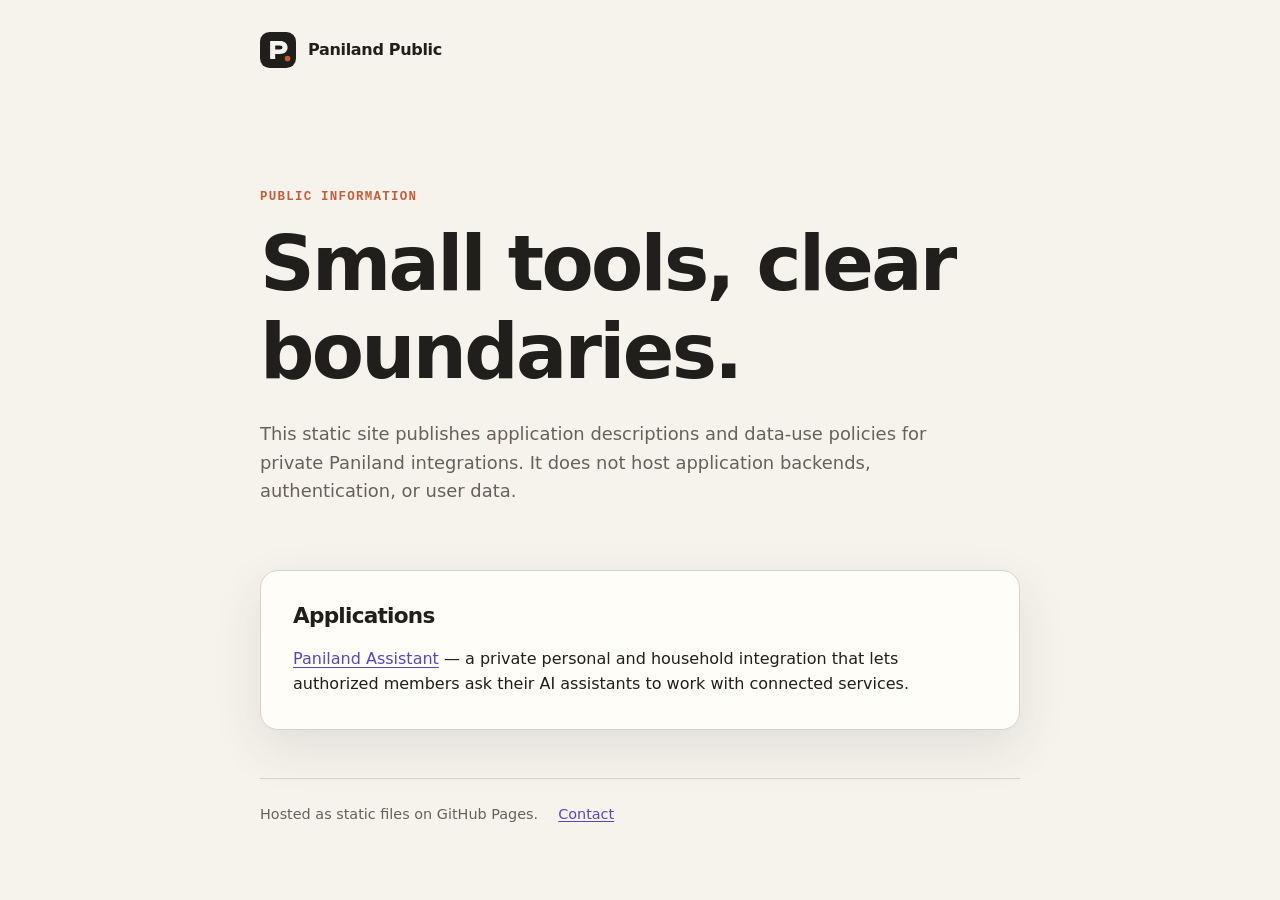
<file: index.html>
<!doctype html>
<html lang="en">
<head>
  <meta charset="utf-8">
  <meta name="viewport" content="width=device-width, initial-scale=1">
  <meta name="description" content="Public information and data-use disclosures for Paniland applications.">
  <title>Paniland Public</title>
  <link rel="icon" href="/assets/paniland-mark.svg" type="image/svg+xml">
  <link rel="stylesheet" href="/assets/brand.css">
</head>
<body>
  <main class="shell">
    <a class="brand" href="/"><img src="/assets/paniland-mark.svg" alt=""><span>Paniland Public</span></a>
    <header class="hero">
      <p class="eyebrow">Public information</p>
      <h1>Small tools, clear boundaries.</h1>
      <p class="lede">This static site publishes application descriptions and data-use policies for private Paniland integrations. It does not host application backends, authentication, or user data.</p>
    </header>
    <section class="panel" aria-labelledby="applications">
      <h2 id="applications">Applications</h2>
      <p><a href="/apps/assistant/">Paniland Assistant</a> — a private personal and household integration that lets authorized members ask their AI assistants to work with connected services.</p>
    </section>
    <footer>
      <span>Hosted as static files on GitHub Pages.</span>
      <a href="mailto:peter@petrovs.io">Contact</a>
    </footer>
  </main>
</body>
</html>
</file>
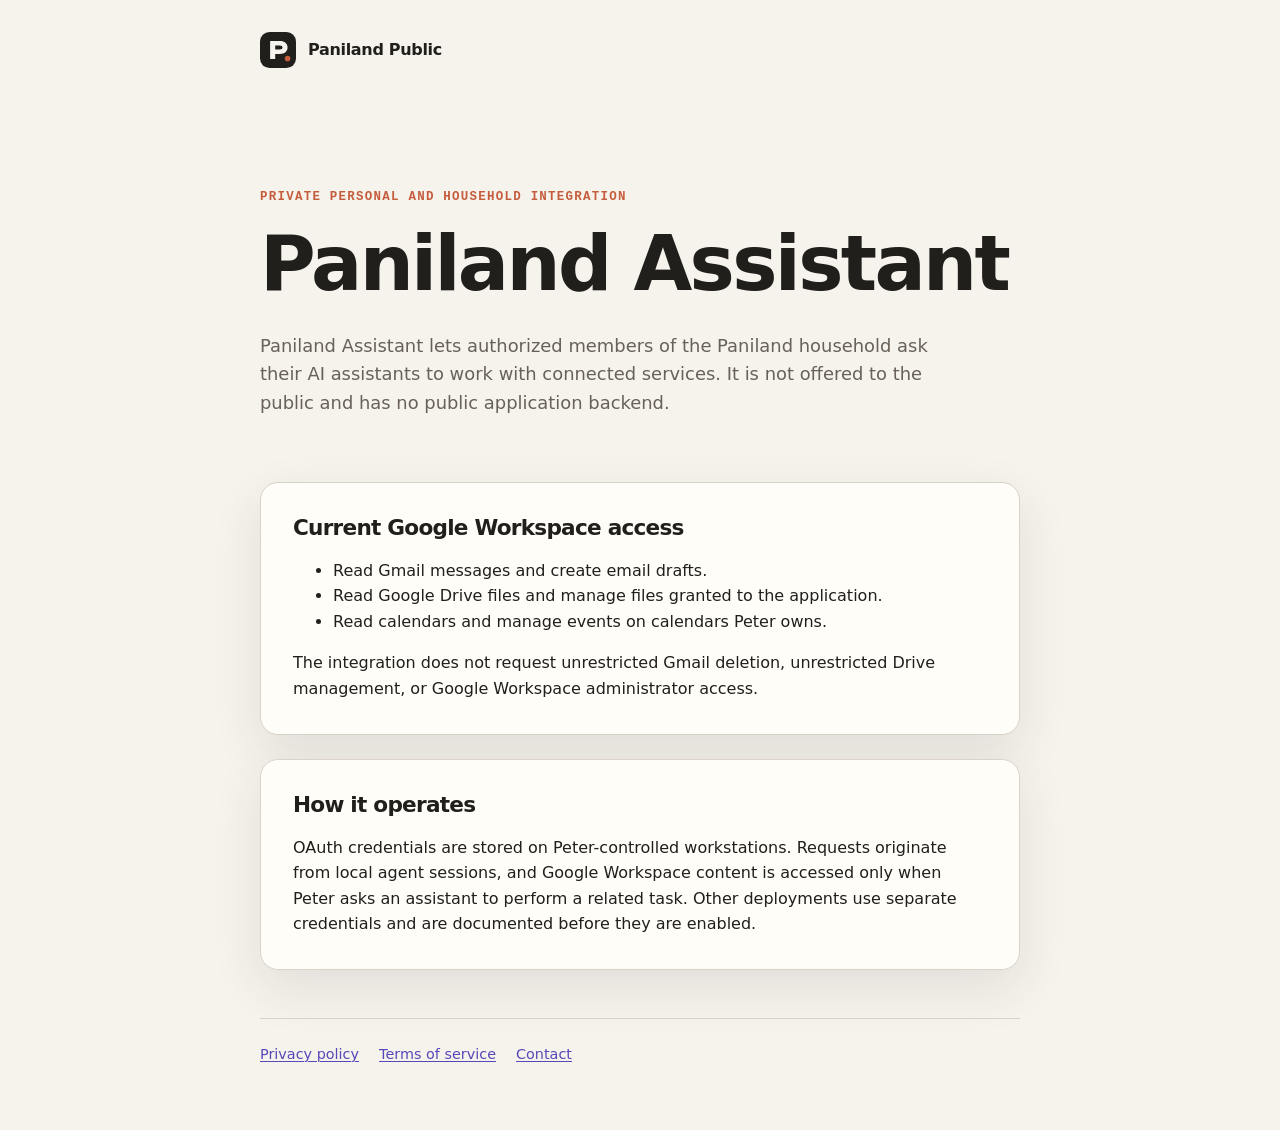
<file: apps/assistant/index.html>
<!doctype html>
<html lang="en">
<head>
  <meta charset="utf-8">
  <meta name="viewport" content="width=device-width, initial-scale=1">
  <meta name="description" content="Paniland Assistant is a private personal and household assistant integration.">
  <title>Paniland Assistant</title>
  <link rel="icon" href="/assets/paniland-mark.svg" type="image/svg+xml">
  <link rel="stylesheet" href="/assets/brand.css">
</head>
<body>
  <main class="shell">
    <a class="brand" href="/"><img src="/assets/paniland-mark.svg" alt=""><span>Paniland Public</span></a>
    <header class="hero">
      <p class="eyebrow">Private personal and household integration</p>
      <h1>Paniland Assistant</h1>
      <p class="lede">Paniland Assistant lets authorized members of the Paniland household ask their AI assistants to work with connected services. It is not offered to the public and has no public application backend.</p>
    </header>
    <section class="panel" aria-labelledby="access">
      <h2 id="access">Current Google Workspace access</h2>
      <ul>
        <li>Read Gmail messages and create email drafts.</li>
        <li>Read Google Drive files and manage files granted to the application.</li>
        <li>Read calendars and manage events on calendars Peter owns.</li>
      </ul>
      <p>The integration does not request unrestricted Gmail deletion, unrestricted Drive management, or Google Workspace administrator access.</p>
    </section>
    <section class="panel" aria-labelledby="operation">
      <h2 id="operation">How it operates</h2>
      <p>OAuth credentials are stored on Peter-controlled workstations. Requests originate from local agent sessions, and Google Workspace content is accessed only when Peter asks an assistant to perform a related task. Other deployments use separate credentials and are documented before they are enabled.</p>
    </section>
    <footer>
      <a href="/apps/assistant/privacy/">Privacy policy</a>
      <a href="/apps/assistant/terms/">Terms of service</a>
      <a href="mailto:peter@petrovs.io">Contact</a>
    </footer>
  </main>
</body>
</html>
</file>
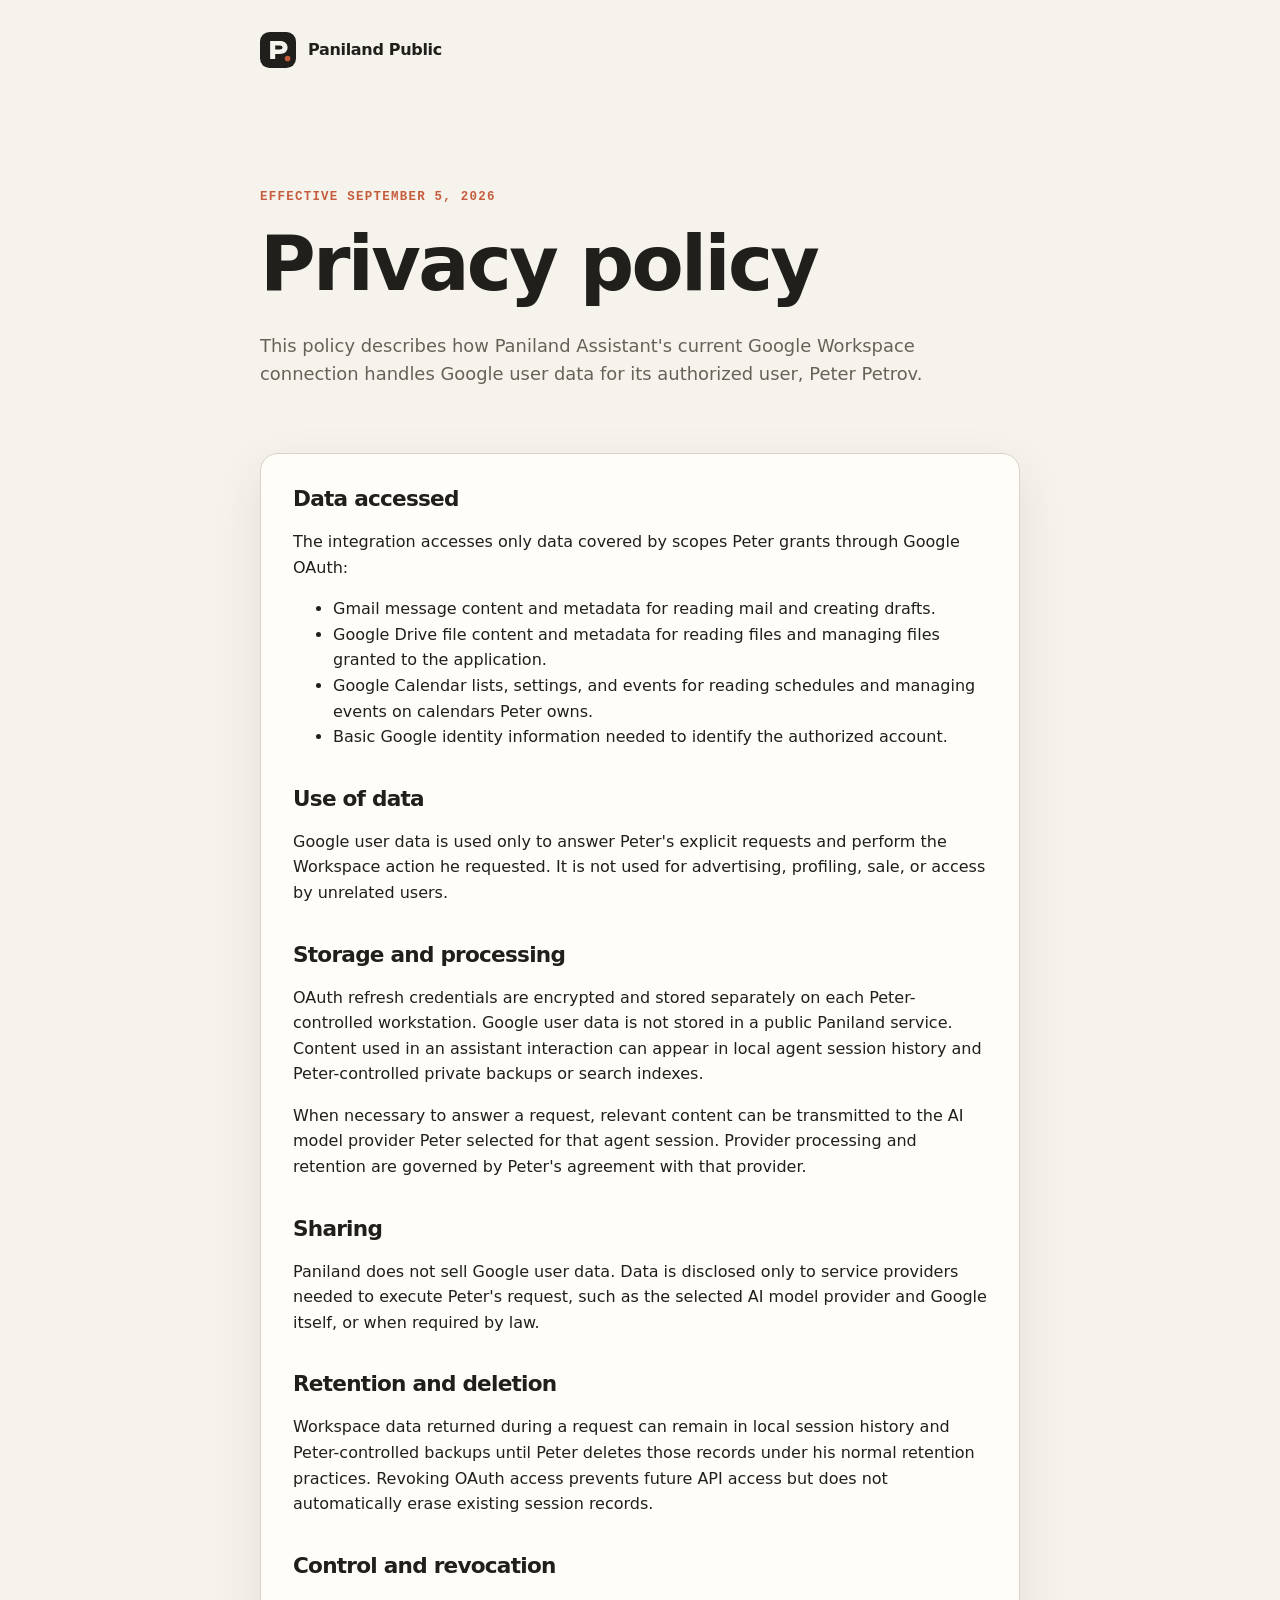
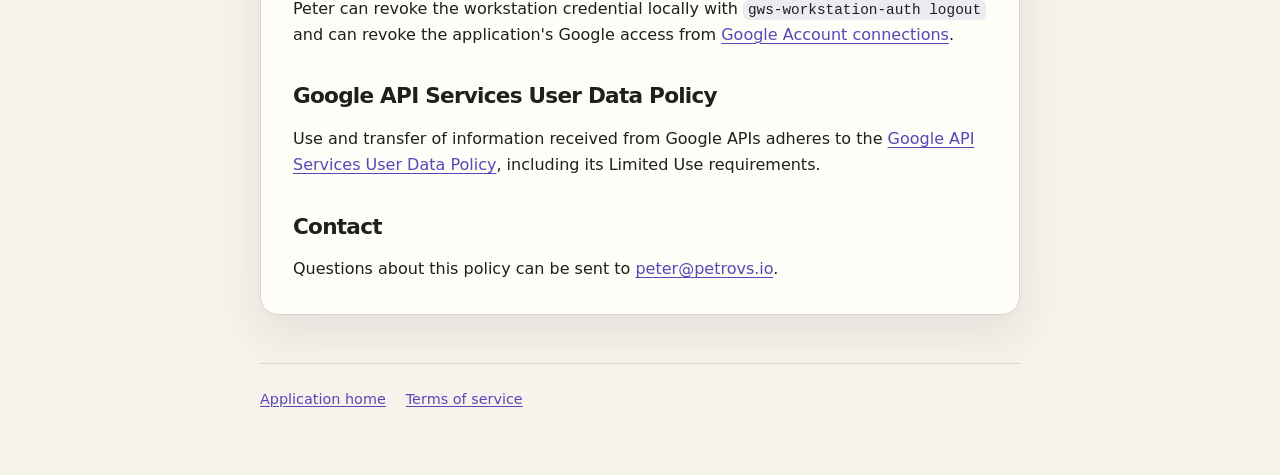
<file: apps/assistant/privacy/index.html>
<!doctype html>
<html lang="en">
<head>
  <meta charset="utf-8">
  <meta name="viewport" content="width=device-width, initial-scale=1">
  <meta name="description" content="Privacy policy for Paniland Assistant.">
  <title>Privacy Policy — Paniland Assistant</title>
  <link rel="icon" href="/assets/paniland-mark.svg" type="image/svg+xml">
  <link rel="stylesheet" href="/assets/brand.css">
</head>
<body>
  <main class="shell">
    <a class="brand" href="/"><img src="/assets/paniland-mark.svg" alt=""><span>Paniland Public</span></a>
    <header class="hero">
      <p class="eyebrow">Effective September 5, 2026</p>
      <h1>Privacy policy</h1>
      <p class="lede">This policy describes how Paniland Assistant's current Google Workspace connection handles Google user data for its authorized user, Peter Petrov.</p>
    </header>
    <section class="panel">
      <h2>Data accessed</h2>
      <p>The integration accesses only data covered by scopes Peter grants through Google OAuth:</p>
      <ul>
        <li>Gmail message content and metadata for reading mail and creating drafts.</li>
        <li>Google Drive file content and metadata for reading files and managing files granted to the application.</li>
        <li>Google Calendar lists, settings, and events for reading schedules and managing events on calendars Peter owns.</li>
        <li>Basic Google identity information needed to identify the authorized account.</li>
      </ul>

      <h2>Use of data</h2>
      <p>Google user data is used only to answer Peter's explicit requests and perform the Workspace action he requested. It is not used for advertising, profiling, sale, or access by unrelated users.</p>

      <h2>Storage and processing</h2>
      <p>OAuth refresh credentials are encrypted and stored separately on each Peter-controlled workstation. Google user data is not stored in a public Paniland service. Content used in an assistant interaction can appear in local agent session history and Peter-controlled private backups or search indexes.</p>
      <p>When necessary to answer a request, relevant content can be transmitted to the AI model provider Peter selected for that agent session. Provider processing and retention are governed by Peter's agreement with that provider.</p>

      <h2>Sharing</h2>
      <p>Paniland does not sell Google user data. Data is disclosed only to service providers needed to execute Peter's request, such as the selected AI model provider and Google itself, or when required by law.</p>

      <h2>Retention and deletion</h2>
      <p>Workspace data returned during a request can remain in local session history and Peter-controlled backups until Peter deletes those records under his normal retention practices. Revoking OAuth access prevents future API access but does not automatically erase existing session records.</p>

      <h2>Control and revocation</h2>
      <p>Peter can revoke the workstation credential locally with <code>gws-workstation-auth logout</code> and can revoke the application's Google access from <a href="https://myaccount.google.com/connections">Google Account connections</a>.</p>

      <h2>Google API Services User Data Policy</h2>
      <p>Use and transfer of information received from Google APIs adheres to the <a href="https://developers.google.com/terms/api-services-user-data-policy">Google API Services User Data Policy</a>, including its Limited Use requirements.</p>

      <h2>Contact</h2>
      <p>Questions about this policy can be sent to <a href="mailto:peter@petrovs.io">peter@petrovs.io</a>.</p>
    </section>
    <footer>
      <a href="/apps/assistant/">Application home</a>
      <a href="/apps/assistant/terms/">Terms of service</a>
    </footer>
  </main>
</body>
</html>
</file>
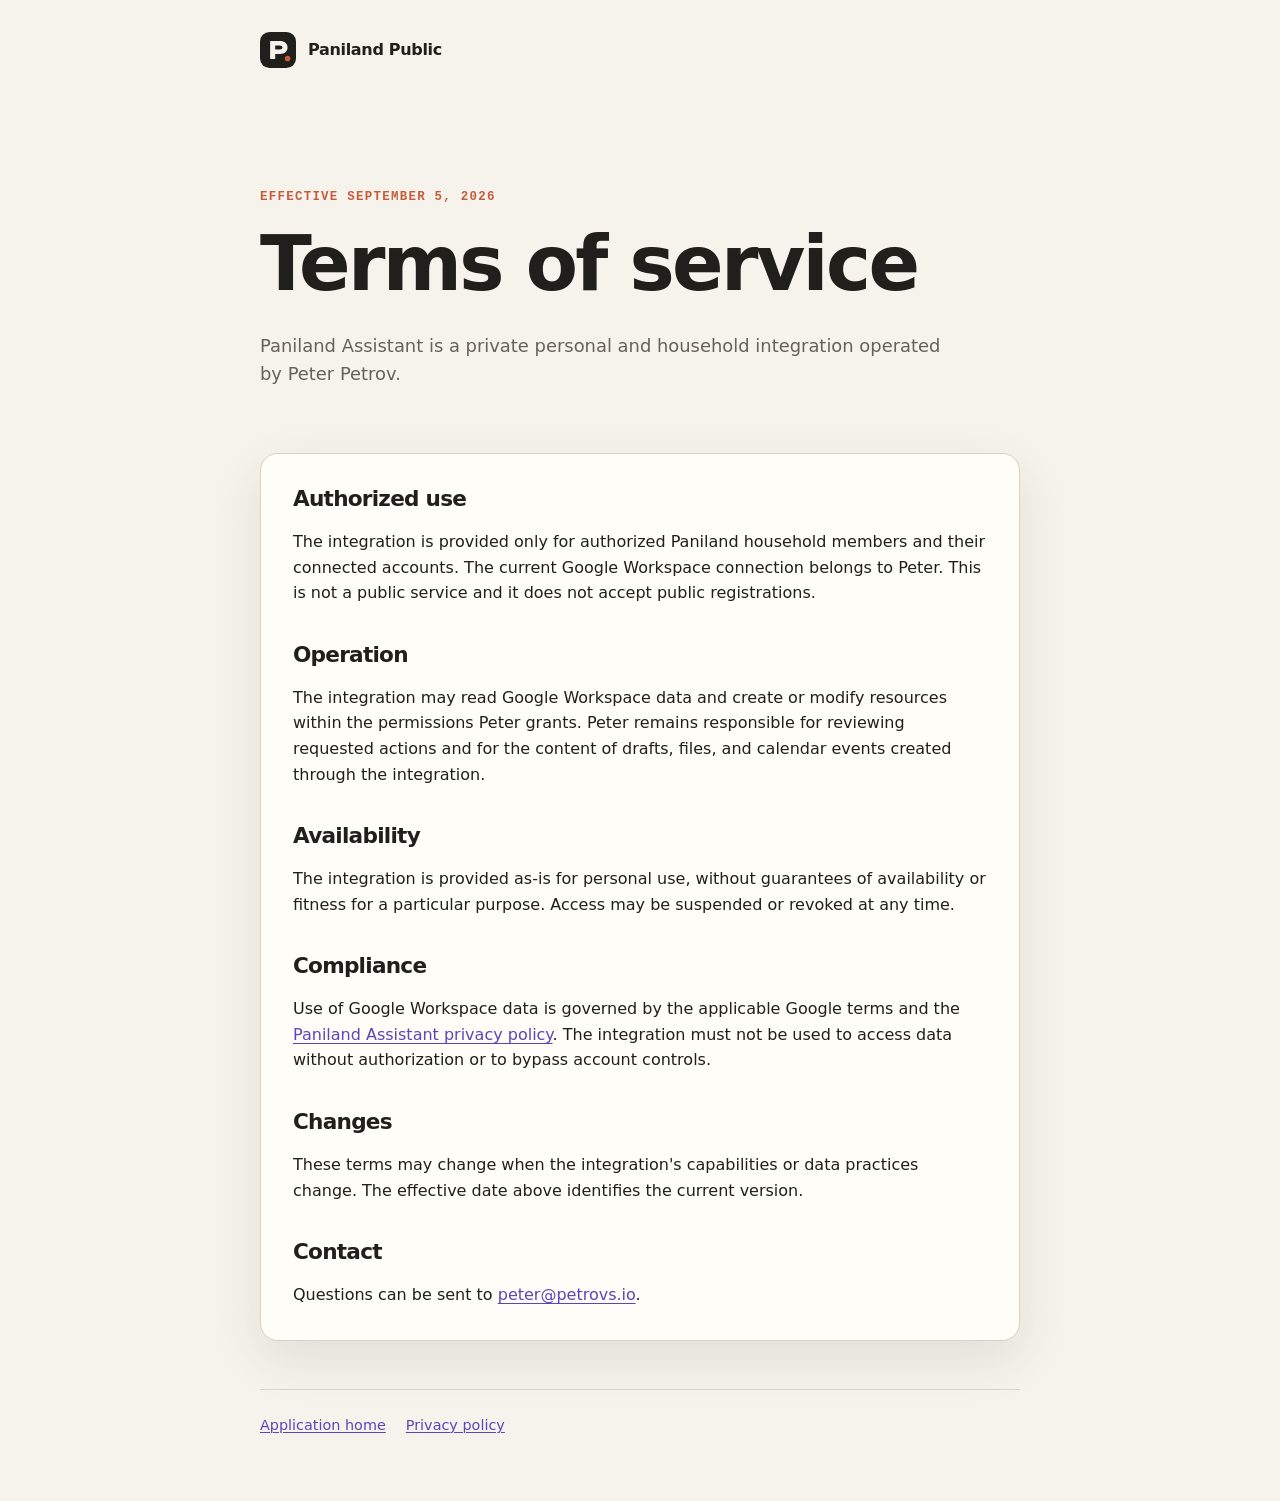
<file: apps/assistant/terms/index.html>
<!doctype html>
<html lang="en">
<head>
  <meta charset="utf-8">
  <meta name="viewport" content="width=device-width, initial-scale=1">
  <meta name="description" content="Terms of service for Paniland Assistant.">
  <title>Terms of Service — Paniland Assistant</title>
  <link rel="icon" href="/assets/paniland-mark.svg" type="image/svg+xml">
  <link rel="stylesheet" href="/assets/brand.css">
</head>
<body>
  <main class="shell">
    <a class="brand" href="/"><img src="/assets/paniland-mark.svg" alt=""><span>Paniland Public</span></a>
    <header class="hero">
      <p class="eyebrow">Effective September 5, 2026</p>
      <h1>Terms of service</h1>
      <p class="lede">Paniland Assistant is a private personal and household integration operated by Peter Petrov.</p>
    </header>
    <section class="panel">
      <h2>Authorized use</h2>
      <p>The integration is provided only for authorized Paniland household members and their connected accounts. The current Google Workspace connection belongs to Peter. This is not a public service and it does not accept public registrations.</p>

      <h2>Operation</h2>
      <p>The integration may read Google Workspace data and create or modify resources within the permissions Peter grants. Peter remains responsible for reviewing requested actions and for the content of drafts, files, and calendar events created through the integration.</p>

      <h2>Availability</h2>
      <p>The integration is provided as-is for personal use, without guarantees of availability or fitness for a particular purpose. Access may be suspended or revoked at any time.</p>

      <h2>Compliance</h2>
      <p>Use of Google Workspace data is governed by the applicable Google terms and the <a href="/apps/assistant/privacy/">Paniland Assistant privacy policy</a>. The integration must not be used to access data without authorization or to bypass account controls.</p>

      <h2>Changes</h2>
      <p>These terms may change when the integration's capabilities or data practices change. The effective date above identifies the current version.</p>

      <h2>Contact</h2>
      <p>Questions can be sent to <a href="mailto:peter@petrovs.io">peter@petrovs.io</a>.</p>
    </section>
    <footer>
      <a href="/apps/assistant/">Application home</a>
      <a href="/apps/assistant/privacy/">Privacy policy</a>
    </footer>
  </main>
</body>
</html>
</file>
<file: assets/brand.css>
:root {
  color-scheme: light dark;
  --paniland-paper: #f6f3ed;
  --paniland-surface: #fffdf8;
  --paniland-ink: #211f1b;
  --paniland-muted: #686158;
  --paniland-line: #d9d2c7;
  --paniland-brand: #5947b8;
  --paniland-accent: #c55d3d;
  --paniland-radius: 18px;
  --paniland-shadow: 0 18px 50px rgb(51 43 34 / 10%);
  --paniland-font: ui-sans-serif, system-ui, -apple-system, BlinkMacSystemFont, "Segoe UI", sans-serif;
  --paniland-mono: ui-monospace, "SFMono-Regular", Consolas, "Liberation Mono", monospace;
}

* {
  box-sizing: border-box;
}

html {
  background: var(--paniland-paper);
  color: var(--paniland-ink);
  font-family: var(--paniland-font);
  line-height: 1.6;
}

body {
  margin: 0;
}

a {
  color: var(--paniland-brand);
  text-decoration-thickness: 0.08em;
  text-underline-offset: 0.16em;
}

a:hover {
  color: var(--paniland-accent);
}

.shell {
  width: min(760px, calc(100% - 2rem));
  margin: 0 auto;
  padding: 2rem 0 4rem;
}

.brand {
  display: inline-flex;
  gap: 0.75rem;
  align-items: center;
  color: var(--paniland-ink);
  font-weight: 720;
  letter-spacing: -0.02em;
  text-decoration: none;
}

.brand img {
  width: 2.25rem;
  height: 2.25rem;
}

.hero {
  padding: clamp(3.5rem, 10vw, 7rem) 0 2.5rem;
}

.eyebrow {
  margin: 0 0 0.75rem;
  color: var(--paniland-accent);
  font-family: var(--paniland-mono);
  font-size: 0.78rem;
  font-weight: 700;
  letter-spacing: 0.1em;
  text-transform: uppercase;
}

h1,
h2 {
  line-height: 1.16;
  letter-spacing: -0.035em;
}

h1 {
  max-width: 15ch;
  margin: 0;
  font-size: clamp(2.4rem, 8vw, 4.75rem);
}

h2 {
  margin-top: 2.25rem;
  font-size: 1.35rem;
}

.lede {
  max-width: 62ch;
  margin: 1.5rem 0 0;
  color: var(--paniland-muted);
  font-size: 1.12rem;
}

.panel {
  margin: 1.5rem 0;
  padding: clamp(1.25rem, 4vw, 2rem);
  border: 1px solid var(--paniland-line);
  border-radius: var(--paniland-radius);
  background: var(--paniland-surface);
  box-shadow: var(--paniland-shadow);
}

.panel h2:first-child,
.panel p:first-child {
  margin-top: 0;
}

.panel p:last-child,
.panel ul:last-child {
  margin-bottom: 0;
}

.meta,
footer {
  color: var(--paniland-muted);
  font-size: 0.9rem;
}

footer {
  display: flex;
  flex-wrap: wrap;
  gap: 0.75rem 1.25rem;
  margin-top: 3rem;
  padding-top: 1.5rem;
  border-top: 1px solid var(--paniland-line);
}

code {
  padding: 0.12rem 0.3rem;
  border-radius: 0.35rem;
  background: color-mix(in srgb, var(--paniland-brand) 10%, transparent);
  font-family: var(--paniland-mono);
  font-size: 0.9em;
}

@media (prefers-color-scheme: dark) {
  :root {
    --paniland-paper: #181713;
    --paniland-surface: #211f1b;
    --paniland-ink: #f4efe7;
    --paniland-muted: #b9b0a4;
    --paniland-line: #3d3932;
    --paniland-brand: #b7a8ff;
    --paniland-accent: #f09a78;
    --paniland-shadow: 0 18px 50px rgb(0 0 0 / 24%);
  }
}
</file>
